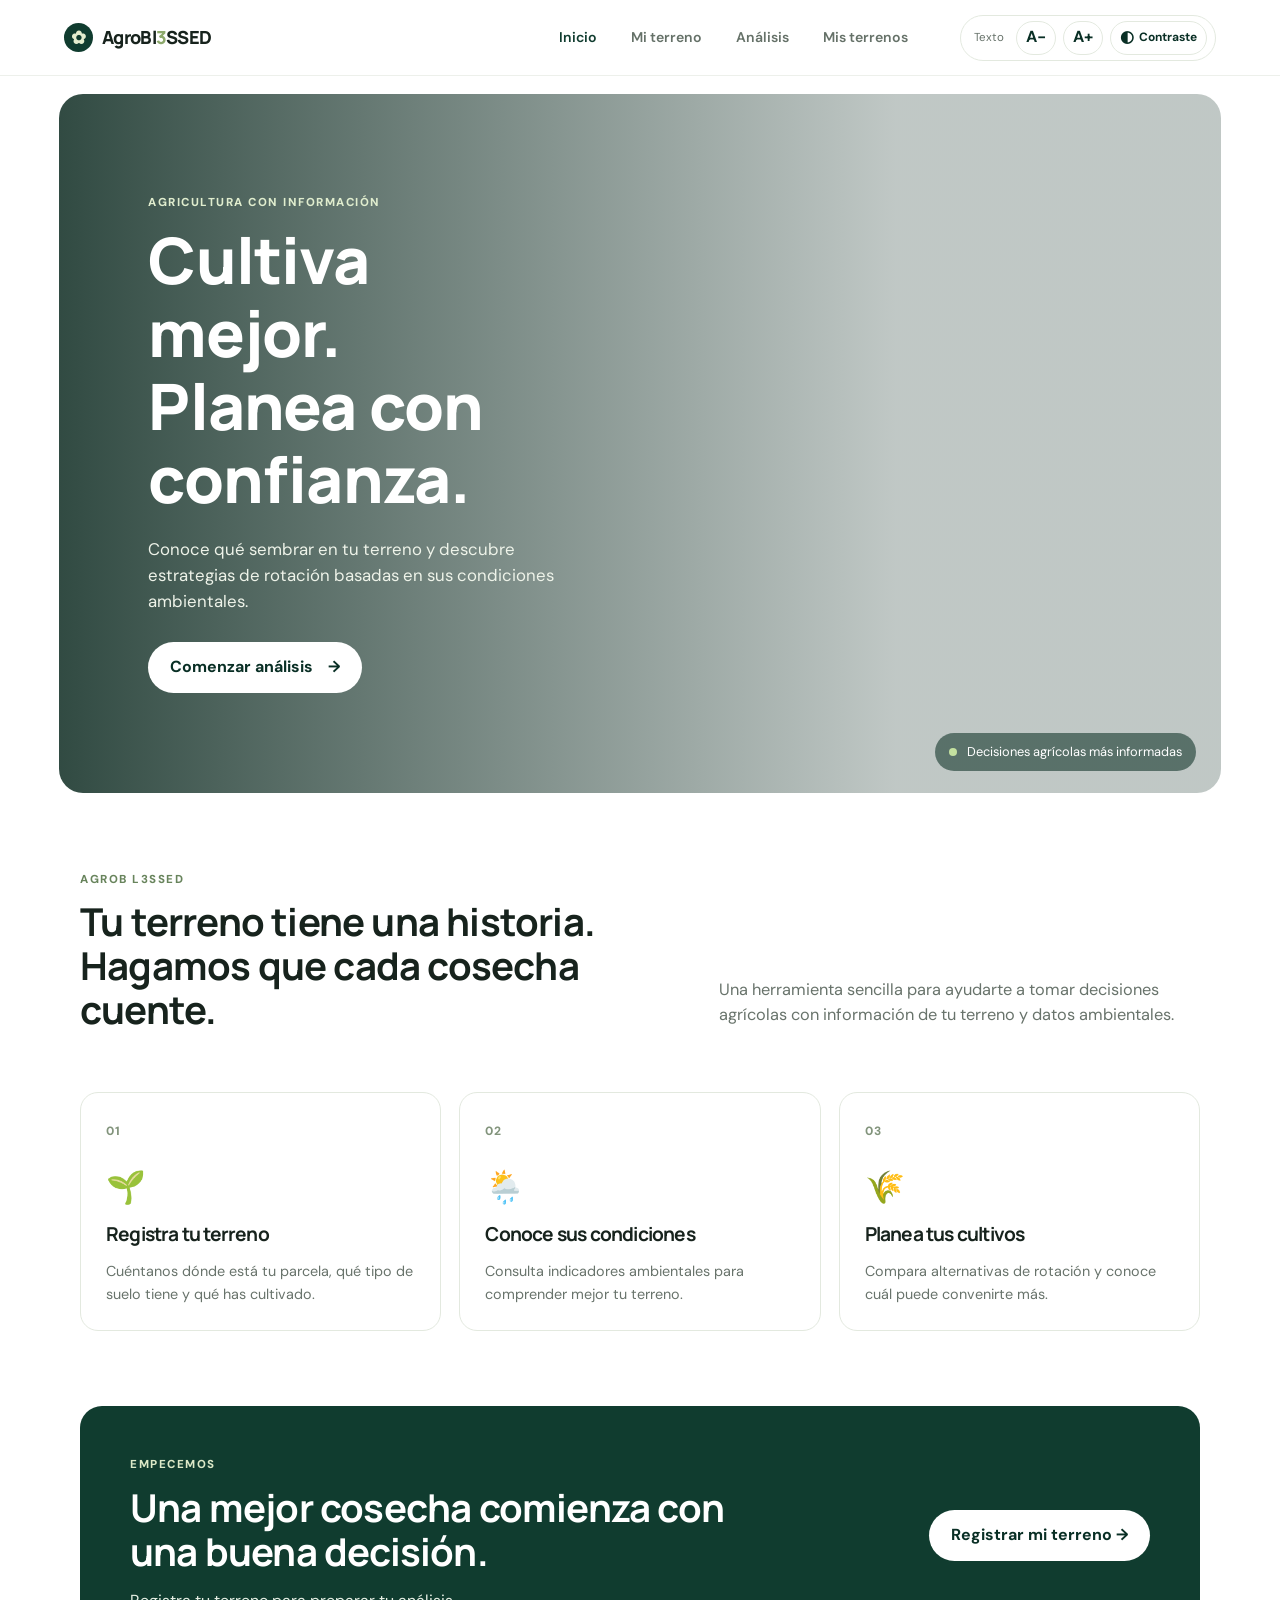
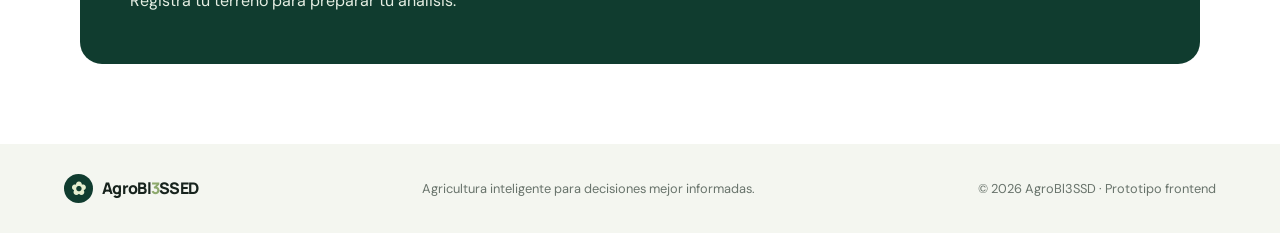
<file: frontend/index.html>
<!DOCTYPE html>
<html lang="es">
<head>
  <meta charset="UTF-8">
  <meta name="viewport" content="width=device-width, initial-scale=1.0">
  <meta name="description" content="AgroBl3SSD: recomendaciones inteligentes para la rotación de cultivos.">
  <title>AgroBl3SSD | Inicio</title>
  <link rel="preconnect" href="https://fonts.googleapis.com">
  <link rel="preconnect" href="https://fonts.gstatic.com" crossorigin>
  <link href="https://fonts.googleapis.com/css2?family=DM+Sans:wght@400;500;600;700;800&family=Manrope:wght@500;600;700;800&display=swap" rel="stylesheet">
  <link rel="stylesheet" href="styles.css">
</head>
<body>
<a class="skip-link" href="#main">Saltar al contenido</a>
<header class="topbar">
  <a class="brand" href="index.html"><span class="brand-mark">✿</span><span>AgroBl<span class="brand-three">3</span>SSED</span></a>
  <nav class="desktop-nav" id="mainNav" aria-label="Navegación principal">
    <a href="index.html" class="active">Inicio</a>
    <a href="registro.html" class="">Mi terreno</a>
    <a href="analisis.html" class="">Análisis</a>
    <a href="mis-terrenos.html" class="">Mis terrenos</a>
  </nav>
  <div class="access-tools" aria-label="Herramientas de accesibilidad">
    <span class="access-label">Texto</span>
    <button class="tool-btn" id="decreaseText" type="button" aria-label="Disminuir tamaño del texto">A−</button>
    <button class="tool-btn" id="increaseText" type="button" aria-label="Aumentar tamaño del texto">A+</button>
    <button class="tool-btn contrast-btn" id="contrastToggle" type="button" aria-pressed="false">◐ <span>Contraste</span></button>
  </div>
  <button class="menu-toggle" id="menuToggle" type="button" aria-label="Abrir menú" aria-expanded="false">☰</button>
</header>
<main id="main">

<section class="hero home-hero">
  <div class="hero-image">
    <div class="hero-overlay"></div>
    <div class="hero-content">
      <span class="eyebrow light">AGRICULTURA CON INFORMACIÓN</span>
      <h1>Cultiva mejor.<br>Planea con confianza.</h1>
      <p>Conoce qué sembrar en tu terreno y descubre estrategias de rotación basadas en sus condiciones ambientales.</p>
      <a class="button button-light" href="registro.html">Comenzar análisis <span>→</span></a>
    </div>
    <div class="hero-note"><span class="live-dot"></span> Decisiones agrícolas más informadas</div>
  </div>
</section>
<section class="intro section-wrap">
  <div><span class="eyebrow">AGROB L3SSED</span><h2>Tu terreno tiene una historia.<br>Hagamos que cada cosecha cuente.</h2></div>
  <p>Una herramienta sencilla para ayudarte a tomar decisiones agrícolas con información de tu terreno y datos ambientales.</p>
</section>
<section class="section-wrap home-cards" id="como-funciona">
  <article class="feature-card"><span class="feature-number">01</span><div class="feature-icon">🌱</div><h3>Registra tu terreno</h3><p>Cuéntanos dónde está tu parcela, qué tipo de suelo tiene y qué has cultivado.</p></article>
  <article class="feature-card"><span class="feature-number">02</span><div class="feature-icon">🌦️</div><h3>Conoce sus condiciones</h3><p>Consulta indicadores ambientales para comprender mejor tu terreno.</p></article>
  <article class="feature-card"><span class="feature-number">03</span><div class="feature-icon">🌾</div><h3>Planea tus cultivos</h3><p>Compara alternativas de rotación y conoce cuál puede convenirte más.</p></article>
</section>
<section class="section-wrap home-cta">
  <div><span class="eyebrow light">EMPECEMOS</span><h2>Una mejor cosecha comienza con una buena decisión.</h2><p>Registra tu terreno para preparar tu análisis.</p></div>
  <a class="button button-light" href="registro.html">Registrar mi terreno →</a>
</section>
</main>
<footer class="footer">
  <a class="brand footer-brand" href="index.html"><span class="brand-mark">✿</span><span>AgroBl<span class="brand-three">3</span>SSED</span></a>
  <p>Agricultura inteligente para decisiones mejor informadas.</p><small>© 2026 AgroBl3SSD · Prototipo frontend</small>
</footer>
<script src="app.js"></script>
</body></html>
</file>
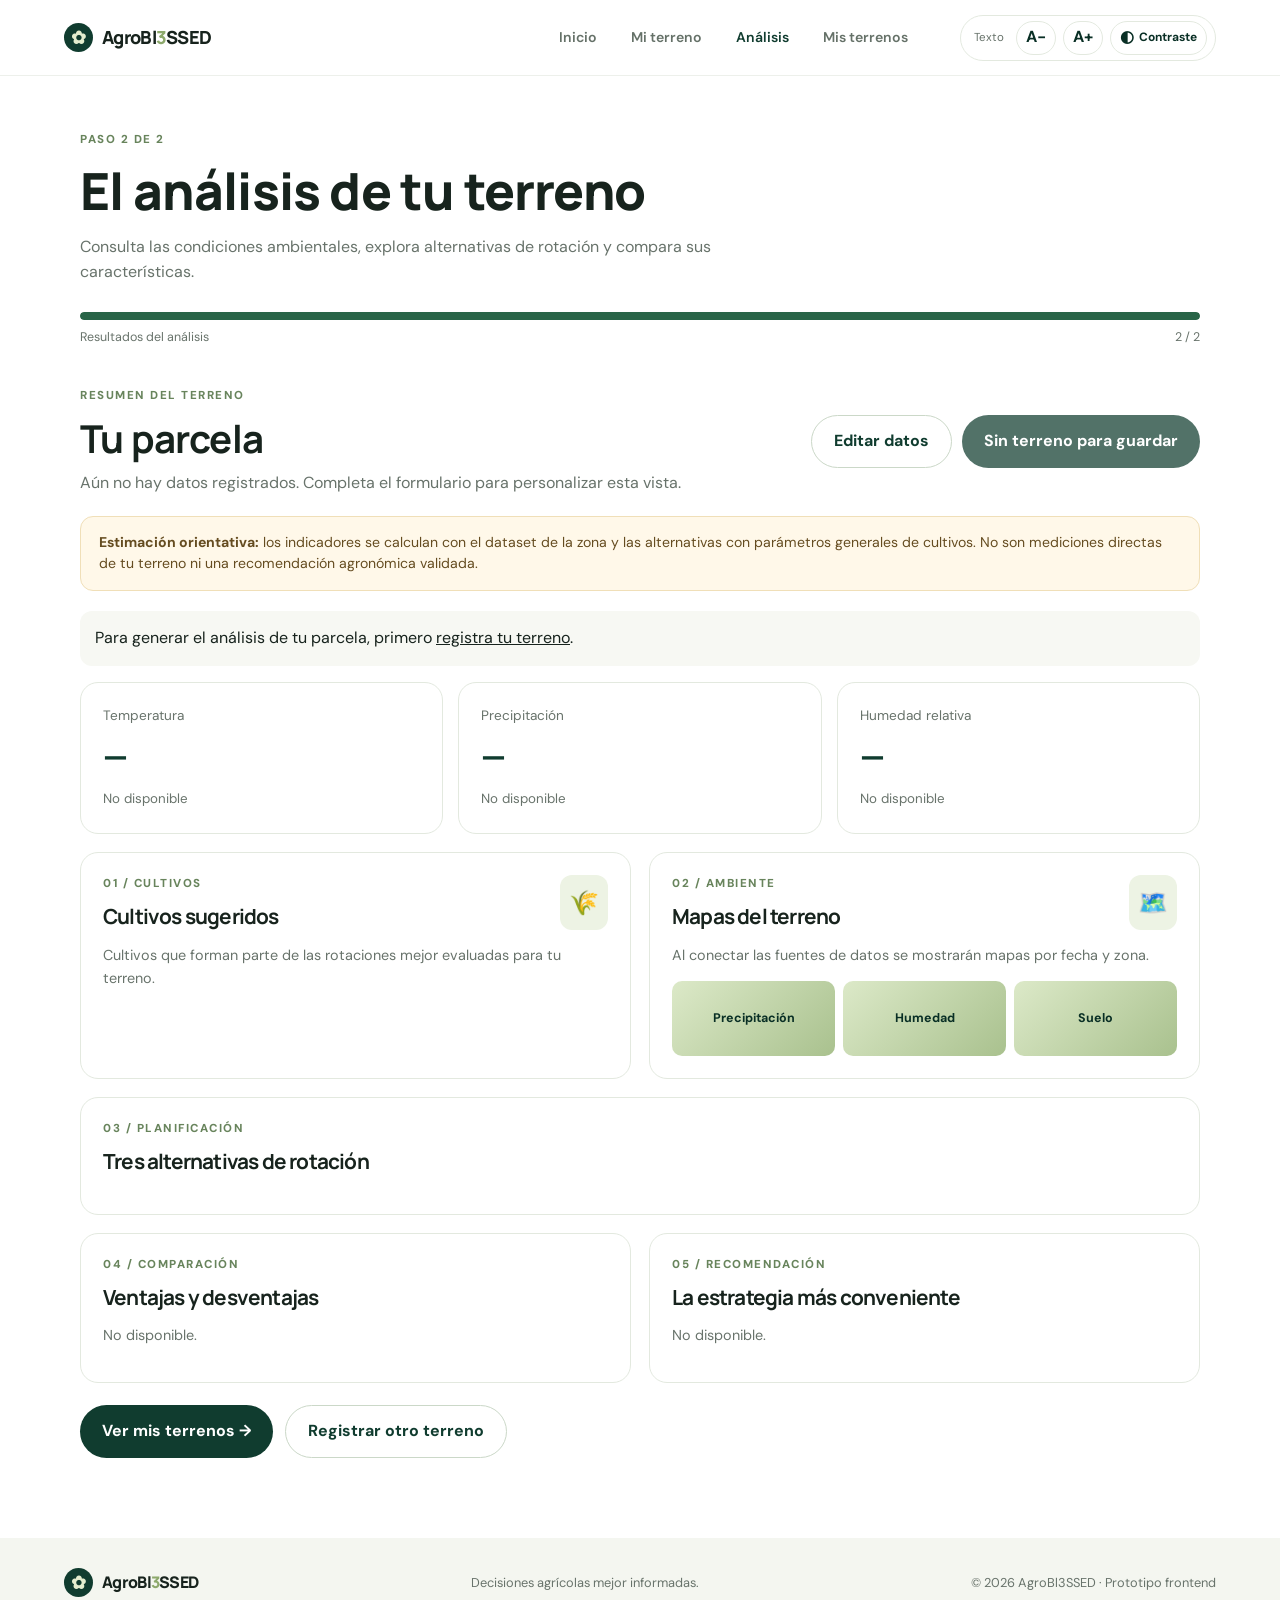
<file: frontend/analisis.html>
<!DOCTYPE html>
<html lang="es">
<head>
  <meta charset="UTF-8">
  <meta name="viewport" content="width=device-width, initial-scale=1.0">
  <meta name="description" content="AgroBl3SSED: recomendaciones inteligentes para la rotación de cultivos.">
  <title>AgroBl3SSED | Análisis</title>
  <link rel="preconnect" href="https://fonts.googleapis.com">
  <link rel="preconnect" href="https://fonts.gstatic.com" crossorigin>
  <link href="https://fonts.googleapis.com/css2?family=DM+Sans:wght@400;500;600;700;800&family=Manrope:wght@500;600;700;800&display=swap" rel="stylesheet">
  <link rel="stylesheet" href="styles.css">
</head>
<body>
<a class="skip-link" href="#main">Saltar al contenido</a>
<header class="topbar">
  <a class="brand" href="index.html"><span class="brand-mark">✿</span><span>AgroBl<span class="brand-three">3</span>SSED</span></a>
  <nav class="desktop-nav" id="mainNav" aria-label="Navegación principal">
    <a href="index.html" class="">Inicio</a>
    <a href="registro.html" class="">Mi terreno</a>
    <a href="analisis.html" class="active">Análisis</a>
    <a href="mis-terrenos.html" class="">Mis terrenos</a>
  </nav>
  <div class="access-tools" aria-label="Herramientas de accesibilidad">
    <span class="access-label">Texto</span>
    <button class="tool-btn" id="decreaseText" type="button" aria-label="Disminuir tamaño del texto">A−</button>
    <button class="tool-btn" id="increaseText" type="button" aria-label="Aumentar tamaño del texto">A+</button>
    <button class="tool-btn contrast-btn" id="contrastToggle" type="button" aria-pressed="false">◐ <span>Contraste</span></button>
  </div>
  <button class="menu-toggle" id="menuToggle" type="button" aria-label="Abrir menú" aria-expanded="false">☰</button>
</header>
<main id="main">

<section class="page-banner section-wrap">
  <span class="eyebrow">PASO 2 DE 2</span><h1>El análisis de tu terreno</h1>
  <p>Consulta las condiciones ambientales, explora alternativas de rotación y compara sus características.</p>
  <div class="progress-track"><span style="width:100%"></span></div><div class="progress-label"><span>Resultados del análisis</span><span>2 / 2</span></div>
</section>
<section class="results-section section-wrap">
  <div class="results-top"><div><span class="eyebrow">RESUMEN DEL TERRENO</span><h2 id="farmTitle">Tu parcela</h2><p id="resultSubtitle">Información del terreno registrado.</p></div><div class="analysis-actions"><a class="button button-outline" href="registro.html">Editar datos</a><button class="button button-primary" id="saveTerrain" type="button">Guardar terreno ✓</button></div></div>
  <div class="notice"><strong>Estimación orientativa:</strong> los indicadores se calculan con el dataset de la zona y las alternativas con parámetros generales de cultivos. No son mediciones directas de tu terreno ni una recomendación agronómica validada.</div>
  <div class="metric-grid">
    <article class="metric-card"><span>Temperatura</span><strong id="metricTemp">—</strong><small id="metricTempNote">Calculando…</small></article>
    <article class="metric-card"><span>Precipitación</span><strong id="metricRain">—</strong><small id="metricRainNote">Calculando…</small></article>
    <article class="metric-card"><span>Humedad relativa</span><strong id="metricHumidity">—</strong><small id="metricHumidityNote">Calculando…</small></article>
  </div>
  <p class="zone-note" id="zoneNote" role="status" aria-live="polite"></p>
  <div class="results-grid">
    <article class="panel"><div class="panel-heading"><div><span class="eyebrow">01 / CULTIVOS</span><h3>Cultivos sugeridos</h3></div><span class="panel-icon">🌾</span></div><p>Cultivos que forman parte de las rotaciones mejor evaluadas para tu terreno.</p><div class="crop-chips" id="cropChips"><span>Calculando…</span></div></article>
    <article class="panel"><div class="panel-heading"><div><span class="eyebrow">02 / AMBIENTE</span><h3>Mapas del terreno</h3></div><span class="panel-icon">🗺️</span></div><p>Al conectar las fuentes de datos se mostrarán mapas por fecha y zona.</p><div class="map-placeholders"><div>Precipitación</div><div>Humedad</div><div>Suelo</div></div></article>
  </div>
  <article class="panel rotation-panel"><span class="eyebrow">03 / PLANIFICACIÓN</span><h3>Tres alternativas de rotación</h3><div class="rotation-list" id="rotationList"><p class="empty-state">Calculando alternativas…</p></div></article>
  <div class="results-grid">
    <article class="panel"><span class="eyebrow">04 / COMPARACIÓN</span><h3>Ventajas y desventajas</h3><div id="comparisonBody"><p>Calculando…</p></div></article>
    <article class="panel"><span class="eyebrow">05 / RECOMENDACIÓN</span><h3>La estrategia más conveniente</h3><div id="recommendationBody"><p>Calculando…</p></div></article>
  </div>
  <div class="final-actions"><a class="button button-primary" href="mis-terrenos.html">Ver mis terrenos →</a><a class="button button-outline" href="registro.html">Registrar otro terreno</a></div>
</section>
</main>
<footer class="footer"><a class="brand footer-brand" href="index.html"><span class="brand-mark">✿</span><span>AgroBl<span class="brand-three">3</span>SSED</span></a><p>Decisiones agrícolas mejor informadas.</p><small>© 2026 AgroBl3SSED · Prototipo frontend</small></footer>
<script src="app.js"></script><script src="api.js"></script><script src="analisis.js"></script>
</body></html>
</file>
<file: frontend/styles.css>
:root{--green-950:#092f25;--green-900:#103c2f;--green-800:#18513d;--green-700:#286447;--sage-200:#dce9c8;--sage-100:#edf3e4;--cream:#f7f8f3;--ink:#17231d;--muted:#68736b;--line:#e3e9df;--font-scale:1}
*{box-sizing:border-box}html{scroll-behavior:smooth;font-size:calc(16px * var(--font-scale))}body{margin:0;background:#fff;color:var(--ink);font-family:"DM Sans",Arial,sans-serif;line-height:1.55}button,input,select,textarea{font:inherit}a{color:inherit}.skip-link{position:absolute;left:-9999px;top:8px;background:#fff;padding:12px;z-index:20}.skip-link:focus{left:8px}
.topbar{min-height:76px;padding:14px clamp(18px,5vw,76px);display:flex;align-items:center;justify-content:space-between;gap:24px;background:rgba(255,255,255,.97);position:sticky;top:0;z-index:10;border-bottom:1px solid #edf0eb}.brand{display:flex;align-items:center;gap:9px;text-decoration:none;font-family:Manrope,sans-serif;font-size:1.13rem;font-weight:800;letter-spacing:-.7px;white-space:nowrap}.brand-mark{width:29px;height:29px;border-radius:50%;display:grid;place-items:center;background:var(--green-900);color:#e4edce;font-size:18px}.brand-three{color:#8da96c}.desktop-nav{display:flex;gap:34px;margin-left:auto;margin-right:28px}.desktop-nav a{text-decoration:none;color:#657168;font-size:.88rem;font-weight:600}.desktop-nav a:hover,.desktop-nav a.active{color:var(--green-900)}.access-tools{display:flex;align-items:center;gap:7px;padding:5px 8px;border:1px solid var(--line);border-radius:30px}.access-label{font-size:.72rem;color:var(--muted);padding:0 5px}.tool-btn{border:1px solid var(--line);background:#fff;color:var(--green-950);border-radius:20px;min-width:36px;height:34px;padding:0 9px;font-weight:700;cursor:pointer}.tool-btn:hover,.tool-btn:focus-visible{background:var(--sage-100);outline:2px solid var(--green-700)}.contrast-btn{display:flex;align-items:center;gap:5px}.contrast-btn span{font-size:.75rem}.menu-toggle{display:none;background:var(--green-900);color:#fff;border:0;border-radius:10px;padding:10px 13px}
.hero{padding:18px clamp(16px,4.6vw,70px) 0}.hero-image{min-height:450px;border-radius:24px;overflow:hidden;position:relative;background:url("https://images.unsplash.com/photo-1500382017468-9049fed747ef?auto=format&fit=crop&w=2000&q=85") center 48%/cover no-repeat}.hero-overlay{position:absolute;inset:0;background:linear-gradient(90deg,rgba(4,35,25,.82),rgba(4,35,25,.25) 72%)}.hero-content{position:relative;color:#fff;max-width:590px;padding:clamp(42px,8vw,100px) clamp(25px,7vw,100px)}.eyebrow{display:block;color:#68845c;font-size:.72rem;letter-spacing:1.5px;font-weight:800;margin-bottom:12px}.eyebrow.light{color:#e0edce}h1,h2,h3{font-family:Manrope,"DM Sans",sans-serif;line-height:1.14;letter-spacing:-.8px;margin:0}h1{font-size:clamp(2.4rem,5vw,4.25rem);font-weight:800}h2{font-size:clamp(1.8rem,3vw,2.6rem)}.hero-content p{max-width:490px;color:#eef3e9;font-size:1.05rem;margin:20px 0 28px}.button{border:0;border-radius:30px;padding:13px 22px;display:inline-flex;align-items:center;justify-content:center;gap:15px;text-decoration:none;font-weight:700;cursor:pointer;transition:transform .2s,background .2s;min-height:48px}.button:hover{transform:translateY(-2px)}.button-light{background:#fff;color:var(--green-950)}.button-primary{background:var(--green-900);color:#fff}.button-primary:hover{background:var(--green-800)}.button-outline{background:#fff;border:1px solid #cbd8c8;color:var(--green-900)}.hero-note{position:absolute;right:25px;bottom:22px;color:white;font-size:.8rem;background:rgba(7,42,31,.55);padding:9px 14px;border-radius:30px}.live-dot{display:inline-block;width:8px;height:8px;border-radius:50%;background:#c4e1a0;margin-right:7px}
.section-wrap{width:min(1120px,calc(100% - 40px));margin-inline:auto}.intro{display:grid;grid-template-columns:1.1fr .9fr;gap:50px;align-items:end;padding:78px 0 60px}.intro>p{color:var(--muted);font-size:1.02rem;max-width:460px;margin:0 0 4px}.home-cards{display:grid;grid-template-columns:repeat(3,1fr);gap:18px;padding-bottom:75px}.feature-card{border:1px solid var(--line);border-radius:18px;padding:25px;position:relative}.feature-number{font-size:.75rem;color:#82947c;font-weight:800;letter-spacing:1px}.feature-icon{font-size:2rem;margin:20px 0 12px}.feature-card h3{font-size:1.2rem}.feature-card p{color:var(--muted);font-size:.9rem;margin-bottom:0}.home-cta{margin-bottom:80px;background:var(--green-900);border-radius:22px;padding:clamp(25px,5vw,50px);display:flex;align-items:center;justify-content:space-between;gap:25px;color:#fff}.home-cta>div{max-width:650px}.home-cta .eyebrow{color:#dce9c8}.home-cta p{color:#e5eee3;margin-bottom:0}
.page-banner{padding:55px 0 28px}.page-banner h1{font-size:clamp(2.1rem,4vw,3.2rem)}.page-banner>p{color:var(--muted);max-width:680px}.progress-track{height:8px;background:#edf1e9;border-radius:10px;overflow:hidden;margin-top:27px}.progress-track span{display:block;height:100%;background:var(--green-700);border-radius:10px}.progress-label{display:flex;justify-content:space-between;color:var(--muted);font-size:.78rem;margin-top:8px}
.form-section{background:var(--cream);border:1px solid #edf0e9;border-radius:24px;padding:clamp(22px,4vw,48px);margin-bottom:85px}.section-heading{display:flex;justify-content:space-between;align-items:center;gap:20px;margin-bottom:30px}.section-heading p,.results-top p{color:var(--muted);margin:10px 0 0}.step-pill{background:#e7efdc;color:var(--green-900);padding:9px 15px;border-radius:30px;font-size:.8rem;font-weight:700;white-space:nowrap}.step-pill span{display:inline-grid;place-items:center;background:var(--green-900);color:white;border-radius:50%;width:23px;height:23px;margin-right:5px}.form-grid{display:grid;grid-template-columns:1fr 1fr;gap:22px 24px}.field{display:flex;flex-direction:column;gap:9px;min-width:0;border:0;padding:0;margin:0}.field>span,.field legend{font-weight:700;font-size:.92rem}.field b,.required{color:#a14b32}.field small{font-weight:500;color:var(--muted)}.field input:not([type=radio]),.field select,.field textarea{width:100%;border:1px solid #dce4d9;border-radius:12px;background:#fff;padding:13px 14px;color:var(--ink);outline:none;min-height:49px}.field textarea{resize:vertical;min-height:120px}.field input:focus,.field select:focus,.field textarea:focus{border-color:var(--green-700);box-shadow:0 0 0 3px rgba(40,100,71,.13)}.full-field{grid-column:1/-1}.field-help,.helper{font-size:.82rem;color:var(--muted);margin:0}.location-row{display:flex;gap:10px}.location-row input{flex:1;min-width:0}.location-row .button{white-space:nowrap}.map-frame{height:230px;border-radius:15px;overflow:hidden;border:1px solid #dce4d9;background:#e8eee3;margin-top:5px}.map-frame iframe{width:100%;height:100%;border:0}.map-hint{font-size:.75rem;color:var(--muted)}.radio-stack{display:grid;gap:12px;padding:10px 0}.radio-stack label{display:flex;align-items:center;gap:10px;font-size:.9rem;cursor:pointer}.radio-stack input{accent-color:var(--green-900);width:18px;height:18px}.form-bottom{display:flex;justify-content:space-between;align-items:center;gap:20px;border-top:1px solid var(--line);margin-top:30px;padding-top:24px}.form-bottom p{font-size:.8rem;color:var(--muted);margin:0}.form-message{color:var(--green-900);font-weight:600;margin-bottom:0}
.results-section{padding:12px 0 80px}.results-top{display:flex;align-items:center;justify-content:space-between;gap:20px;margin-bottom:20px}.notice{background:#fff8e9;border:1px solid #f0dfb8;color:#654c20;padding:15px 18px;border-radius:13px;font-size:.88rem;margin-bottom:20px}.metric-grid{display:grid;grid-template-columns:repeat(3,1fr);gap:15px;margin-bottom:18px}.metric-card,.panel{border:1px solid var(--line);border-radius:18px;padding:22px;background:#fff}.metric-card span{display:block;color:var(--muted);font-size:.85rem}.metric-card strong{display:block;font:800 2rem Manrope,sans-serif;color:var(--green-900);margin:8px 0}.metric-card small{color:var(--muted)}.results-grid{display:grid;grid-template-columns:1fr 1fr;gap:18px;margin-bottom:18px}.panel-heading{display:flex;justify-content:space-between;align-items:start}.panel h3{font-size:1.3rem}.panel p{color:var(--muted);font-size:.9rem}.panel-icon{font-size:1.5rem;background:var(--sage-100);border-radius:12px;padding:9px}.crop-chips{display:flex;gap:9px;flex-wrap:wrap}.crop-chips span{background:var(--sage-100);color:var(--green-900);padding:8px 14px;border-radius:30px;font-size:.85rem;font-weight:700}.map-placeholders{display:grid;grid-template-columns:repeat(3,1fr);gap:8px}.map-placeholders div{min-height:75px;border-radius:10px;background:linear-gradient(135deg,#dce9c8,#a9c18e);display:grid;place-items:center;text-align:center;font-size:.78rem;font-weight:700;color:var(--green-950)}.rotation-panel{margin-bottom:18px}.rotation-list{display:grid;grid-template-columns:repeat(3,1fr);gap:12px;margin-top:18px}.rotation-item{background:var(--sage-100);padding:17px;border-radius:13px;display:flex;flex-direction:column;gap:9px}.rotation-item b{color:var(--green-900)}.rotation-item span{font-size:.9rem;font-weight:700}.rotation-item small{font-size:.75rem;color:var(--muted)}.final-actions{display:flex;gap:12px;flex-wrap:wrap;margin-top:22px}
.footer{background:#f4f6f0;padding:30px clamp(20px,5vw,75px);display:flex;align-items:center;justify-content:space-between;gap:20px;flex-wrap:wrap}.footer p,.footer small{color:var(--muted);font-size:.8rem;margin:0}.footer-brand{font-size:1rem}
body.high-contrast{--ink:#000;--muted:#222;--line:#333;--cream:#fff;--sage-100:#fff;--sage-200:#fff;background:#fff;color:#000}body.high-contrast .topbar,body.high-contrast .panel,body.high-contrast .metric-card,body.high-contrast .form-section,body.high-contrast .feature-card{background:#fff;border:2px solid #000}body.high-contrast .button-primary,body.high-contrast .home-cta{background:#000;color:#fff;border:2px solid #000}body.high-contrast .hero-overlay{background:rgba(0,0,0,.82)}body.high-contrast .field input:not([type=radio]),body.high-contrast .field select,body.high-contrast .field textarea{border:2px solid #000;color:#000}body.high-contrast a,body.high-contrast .eyebrow,body.high-contrast .panel p,body.high-contrast .section-heading p{color:#000}
@media(max-width:850px){.topbar{flex-wrap:wrap}.desktop-nav{gap:18px;margin:0 auto}.access-label{display:none}.intro{gap:25px}.hero-image{min-height:410px}}
@media(max-width:650px){.topbar{min-height:68px;padding:11px 16px;gap:10px}.brand{font-size:1rem}.brand-mark{width:26px;height:26px}.desktop-nav{display:none;order:4;width:100%;padding:8px 0 3px;justify-content:space-around}.desktop-nav.open{display:flex}.access-tools{margin-left:auto;gap:4px;padding:3px}.tool-btn{height:32px;min-width:33px;padding:0 7px}.contrast-btn span{display:none}.menu-toggle{display:block}.hero{padding:12px 12px 0}.hero-image{min-height:475px;border-radius:17px;background-position:58% center}.hero-overlay{background:linear-gradient(0deg,rgba(4,35,25,.88),rgba(4,35,25,.18) 100%)}.hero-content{padding:190px 23px 55px}.hero-content p{font-size:.96rem}.hero-note{left:20px;right:auto;bottom:14px;font-size:.72rem}.section-wrap{width:calc(100% - 28px)}.intro{grid-template-columns:1fr;gap:15px;padding:55px 0 38px}.home-cards{grid-template-columns:1fr;padding-bottom:45px}.home-cta{margin-bottom:55px;align-items:flex-start;flex-direction:column}.page-banner{padding:38px 0 22px}.form-section{padding:22px 17px;margin-bottom:60px;border-radius:18px}.section-heading{align-items:flex-start;flex-direction:column}.form-grid{grid-template-columns:1fr;gap:18px}.full-field{grid-column:auto}.location-row{flex-direction:column}.location-row .button{width:100%}.map-frame{height:210px}.form-bottom{flex-direction:column;align-items:stretch}.form-bottom .button{width:100%}.results-top{align-items:flex-start;flex-direction:column}.metric-grid{grid-template-columns:1fr;gap:10px}.metric-card{padding:16px}.metric-card strong{font-size:1.6rem}.results-grid{grid-template-columns:1fr}.rotation-list{grid-template-columns:1fr}.final-actions .button{width:100%}.footer{flex-direction:column;align-items:flex-start;gap:9px}}
@media(prefers-reduced-motion:reduce){html{scroll-behavior:auto}*,*::before,*::after{transition:none!important}}

/* Historial de terrenos y acciones de guardado */
.analysis-actions{display:flex;gap:10px;flex-wrap:wrap;justify-content:flex-end}
.button:disabled{opacity:.72;cursor:default;transform:none}
.button.is-saved{background:#e6efdc;color:var(--green-900);border:1px solid #cbdcba}
.my-farms-page{padding-bottom:80px}
.farmer-profile{display:flex;align-items:center;gap:20px;padding:25px 28px;background:var(--cream);border:1px solid var(--line);border-radius:20px;margin:8px 0 55px}
.profile-avatar{width:62px;height:62px;border-radius:18px;background:#e4edd9;display:grid;place-items:center;font-size:2rem;flex-shrink:0}
.profile-copy{flex:1;min-width:0}
.profile-copy .eyebrow{margin-bottom:5px}.profile-copy h2{font-size:1.45rem}.profile-copy p{color:var(--muted);margin:5px 0 0;font-size:.88rem}
.profile-count{padding-left:25px;border-left:1px solid #d9e2d4;display:flex;flex-direction:column;align-items:center;min-width:130px}
.profile-count strong{font:800 2rem Manrope,sans-serif;color:var(--green-900)}.profile-count span{font-size:.78rem;color:var(--muted);text-align:center}
.history-heading{display:flex;justify-content:space-between;align-items:end;gap:20px;margin-bottom:22px}
.history-heading h2{font-size:1.8rem}.history-heading p{color:var(--muted);margin:7px 0 0;font-size:.9rem}
.terrain-list{display:grid;grid-template-columns:repeat(2,minmax(0,1fr));gap:18px}
.terrain-card{border:1px solid var(--line);border-radius:18px;padding:22px;background:#fff;min-width:0}
.terrain-card-top{display:flex;align-items:center;justify-content:space-between;margin-bottom:13px}
.terrain-symbol{width:42px;height:42px;border-radius:13px;background:var(--sage-100);display:grid;place-items:center;font-size:1.35rem}
.terrain-date{font-size:.78rem;color:var(--muted);background:var(--cream);padding:7px 11px;border-radius:20px}
.terrain-card h3{font-size:1.25rem}.terrain-location{color:var(--muted);font-size:.88rem;margin:8px 0 18px}
.terrain-details{display:grid;grid-template-columns:1fr 1fr;gap:13px;padding:16px 0;border-top:1px solid var(--line);border-bottom:1px solid var(--line)}
.terrain-details div{min-width:0}.terrain-details span{display:block;color:var(--muted);font-size:.73rem;margin-bottom:3px}.terrain-details strong{display:block;font-size:.82rem;overflow-wrap:anywhere}
.terrain-card-actions{display:flex;gap:10px;flex-wrap:wrap;margin-top:17px}.terrain-card-actions .button{min-height:42px;padding:10px 16px;font-size:.85rem}
.button-delete{background:#fff;color:#9b493b;border:1px solid #e8cfc9}.button-delete:hover{background:#fff5f2}
.empty-history{grid-column:1/-1;text-align:center;padding:55px 22px;border:1px dashed #cbd8c8;border-radius:18px;background:#fbfcf9}
.empty-icon{font-size:2.3rem;margin-bottom:10px}.empty-history h3{font-size:1.3rem}.empty-history p{color:var(--muted);max-width:490px;margin:10px auto 20px}
.empty-state{padding:15px;background:var(--cream);border-radius:12px}
@media(max-width:650px){.analysis-actions{width:100%;justify-content:flex-start}.analysis-actions .button{flex:1}.farmer-profile{padding:18px;gap:13px;flex-wrap:wrap}.profile-avatar{width:48px;height:48px}.profile-copy{flex:1 1 calc(100% - 65px)}.profile-count{width:100%;border-left:0;border-top:1px solid #d9e2d4;padding:12px 0 0;flex-direction:row;justify-content:center;gap:8px}.profile-count strong{font-size:1.4rem}.history-heading{align-items:flex-start;flex-direction:column}.history-heading .button{width:100%}.terrain-list{grid-template-columns:1fr}.terrain-card{padding:18px}.terrain-details{grid-template-columns:1fr 1fr}}

/* ---- Conexión con el backend: coordenadas, análisis y comparación ---- */
.coords-row{display:grid;grid-template-columns:1fr 1fr;gap:10px}
.coords-row label{display:flex;flex-direction:column;gap:6px;font-size:.85rem;font-weight:600;min-width:0}
.zone-note{margin:0 0 18px;color:var(--muted);font-size:.9rem}
.zone-note.is-error{color:#a14b32;font-weight:600}
.badge-reco{display:inline-block;background:var(--green-900);color:#fff;border-radius:20px;padding:2px 9px;font-size:.7rem;font-weight:700;margin-left:6px;vertical-align:middle}
.compare-grid{display:grid;gap:14px;margin-top:10px}
.compare-item h4{margin:0 0 6px;font-size:.95rem;color:var(--green-900)}
.compare-item ul{margin:0 0 6px;padding:0;list-style:none;font-size:.85rem;color:var(--muted)}
.compare-item li{position:relative;padding-left:18px;margin-bottom:4px}
.compare-item .pros li::before{content:"+";position:absolute;left:3px;color:var(--green-700);font-weight:800}
.compare-item .cons li::before{content:"−";position:absolute;left:3px;color:#a14b32;font-weight:800}
body.high-contrast .zone-note.is-error,body.high-contrast .compare-item .cons li::before{color:#000}
#map {width: 100%;height: 350px;border-radius: 15px;border: 1px solid #dce4d9;margin-top: 12px;}
.location-actions {margin: 12px 0;}
</file>
